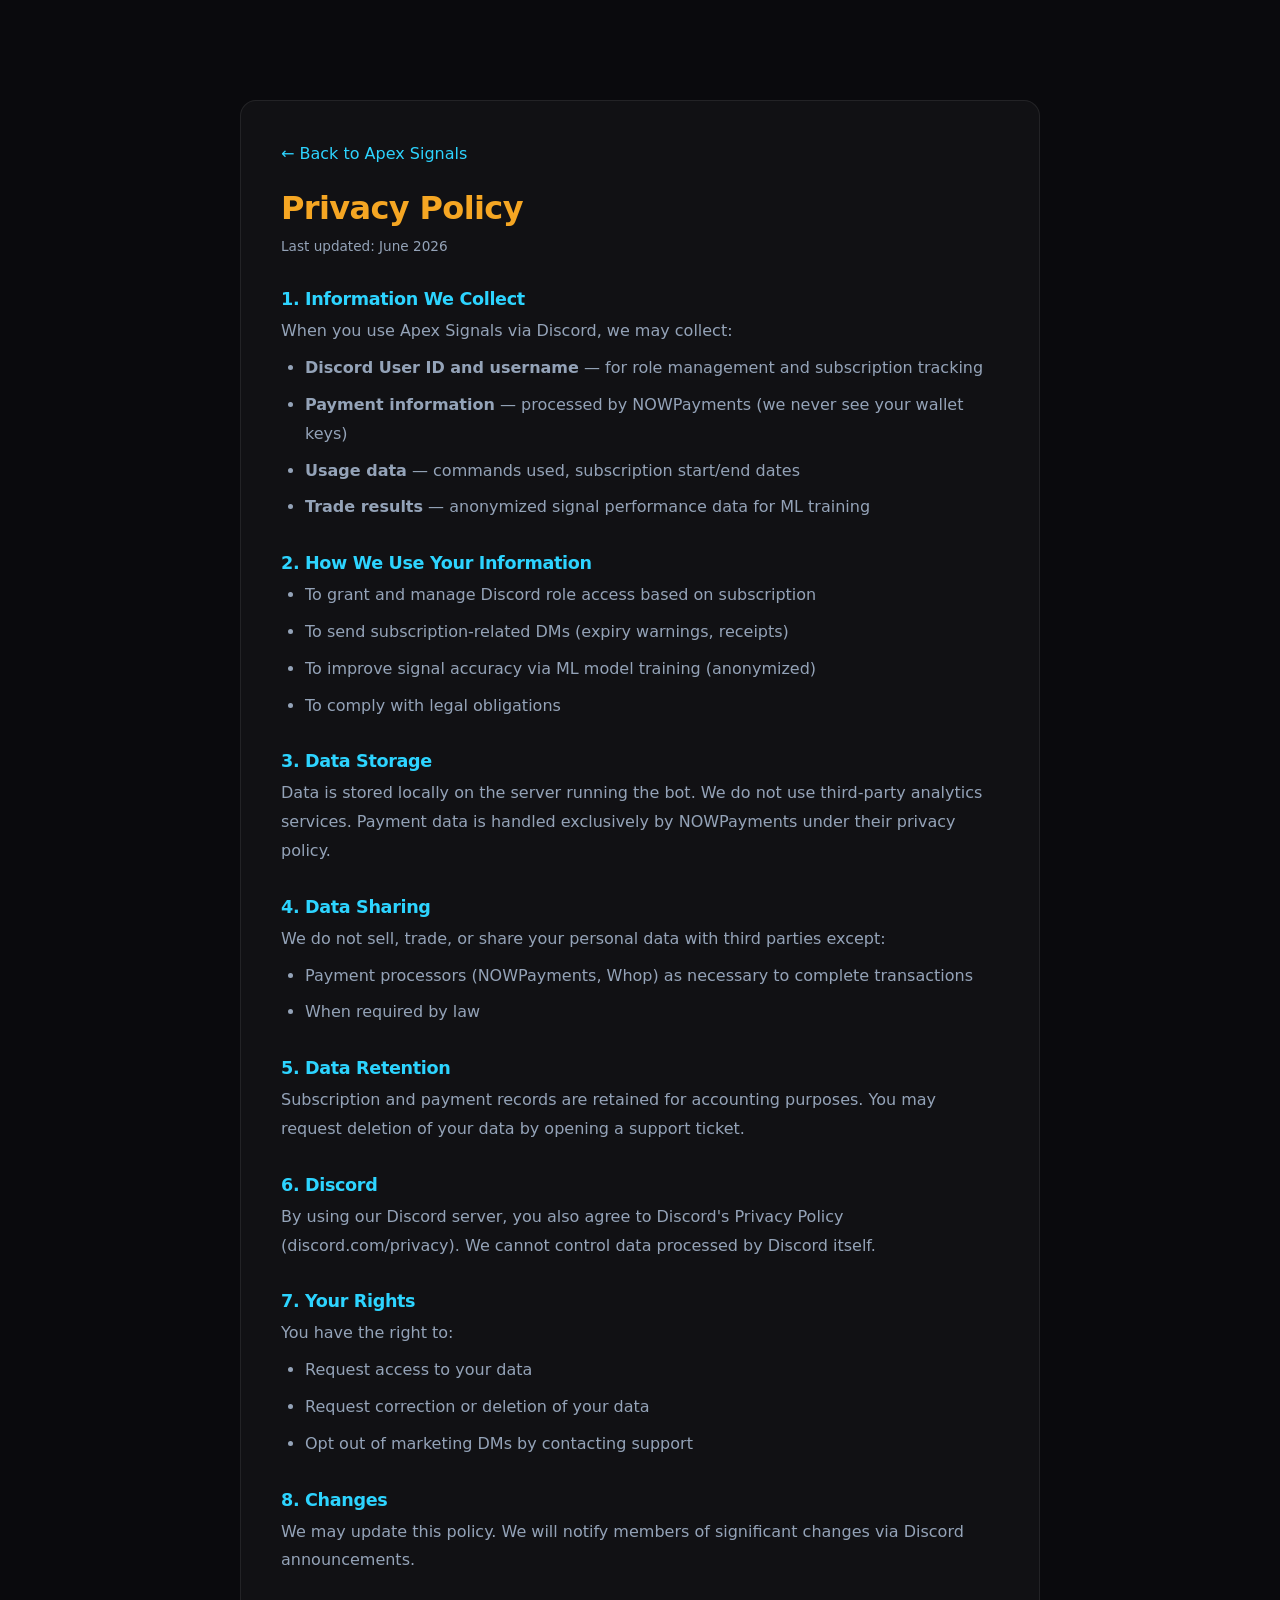
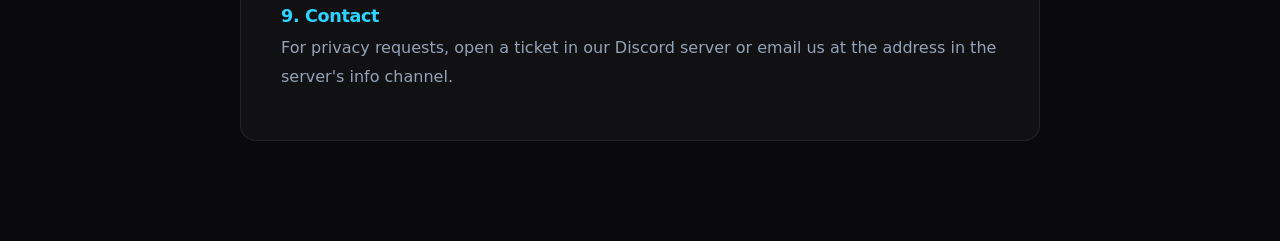
<file: privacy.html>
<!DOCTYPE html>
<html lang="en">
<head>
<meta charset="UTF-8">
<meta name="viewport" content="width=device-width, initial-scale=1.0">
<title>Privacy Policy — Apex Signals</title>
<link rel="stylesheet" href="style.css">
<style>
.legal-container { max-width: 800px; margin: 100px auto; padding: 40px; background: rgba(255,255,255,0.03); border-radius: 16px; border: 1px solid rgba(255,255,255,0.08); }
.legal-container h1 { color: #F5A623; margin-bottom: 8px; }
.legal-container h2 { color: #2DD4FF; margin-top: 32px; font-size: 1.1rem; }
.legal-container p, .legal-container li { color: #94A3B8; line-height: 1.8; margin: 8px 0; }
.legal-container ul { padding-left: 24px; }
.last-updated { color: #4B5563; font-size: 0.85rem; margin-bottom: 32px; }
.back-link { display: inline-block; margin-bottom: 24px; color: #2DD4FF; text-decoration: none; }
.back-link:hover { color: #F5A623; }
</style>
</head>
<body>
<div class="legal-container">
  <a href="index.html" class="back-link">← Back to Apex Signals</a>
  <h1>Privacy Policy</h1>
  <p class="last-updated">Last updated: June 2026</p>

  <h2>1. Information We Collect</h2>
  <p>When you use Apex Signals via Discord, we may collect:</p>
  <ul>
    <li><strong>Discord User ID and username</strong> — for role management and subscription tracking</li>
    <li><strong>Payment information</strong> — processed by NOWPayments (we never see your wallet keys)</li>
    <li><strong>Usage data</strong> — commands used, subscription start/end dates</li>
    <li><strong>Trade results</strong> — anonymized signal performance data for ML training</li>
  </ul>

  <h2>2. How We Use Your Information</h2>
  <ul>
    <li>To grant and manage Discord role access based on subscription</li>
    <li>To send subscription-related DMs (expiry warnings, receipts)</li>
    <li>To improve signal accuracy via ML model training (anonymized)</li>
    <li>To comply with legal obligations</li>
  </ul>

  <h2>3. Data Storage</h2>
  <p>Data is stored locally on the server running the bot. We do not use third-party analytics services. Payment data is handled exclusively by NOWPayments under their privacy policy.</p>

  <h2>4. Data Sharing</h2>
  <p>We do not sell, trade, or share your personal data with third parties except:</p>
  <ul>
    <li>Payment processors (NOWPayments, Whop) as necessary to complete transactions</li>
    <li>When required by law</li>
  </ul>

  <h2>5. Data Retention</h2>
  <p>Subscription and payment records are retained for accounting purposes. You may request deletion of your data by opening a support ticket.</p>

  <h2>6. Discord</h2>
  <p>By using our Discord server, you also agree to Discord's Privacy Policy (discord.com/privacy). We cannot control data processed by Discord itself.</p>

  <h2>7. Your Rights</h2>
  <p>You have the right to:</p>
  <ul>
    <li>Request access to your data</li>
    <li>Request correction or deletion of your data</li>
    <li>Opt out of marketing DMs by contacting support</li>
  </ul>

  <h2>8. Changes</h2>
  <p>We may update this policy. We will notify members of significant changes via Discord announcements.</p>

  <h2>9. Contact</h2>
  <p>For privacy requests, open a ticket in our Discord server or email us at the address in the server's info channel.</p>
</div>
</body>
</html>
</file>
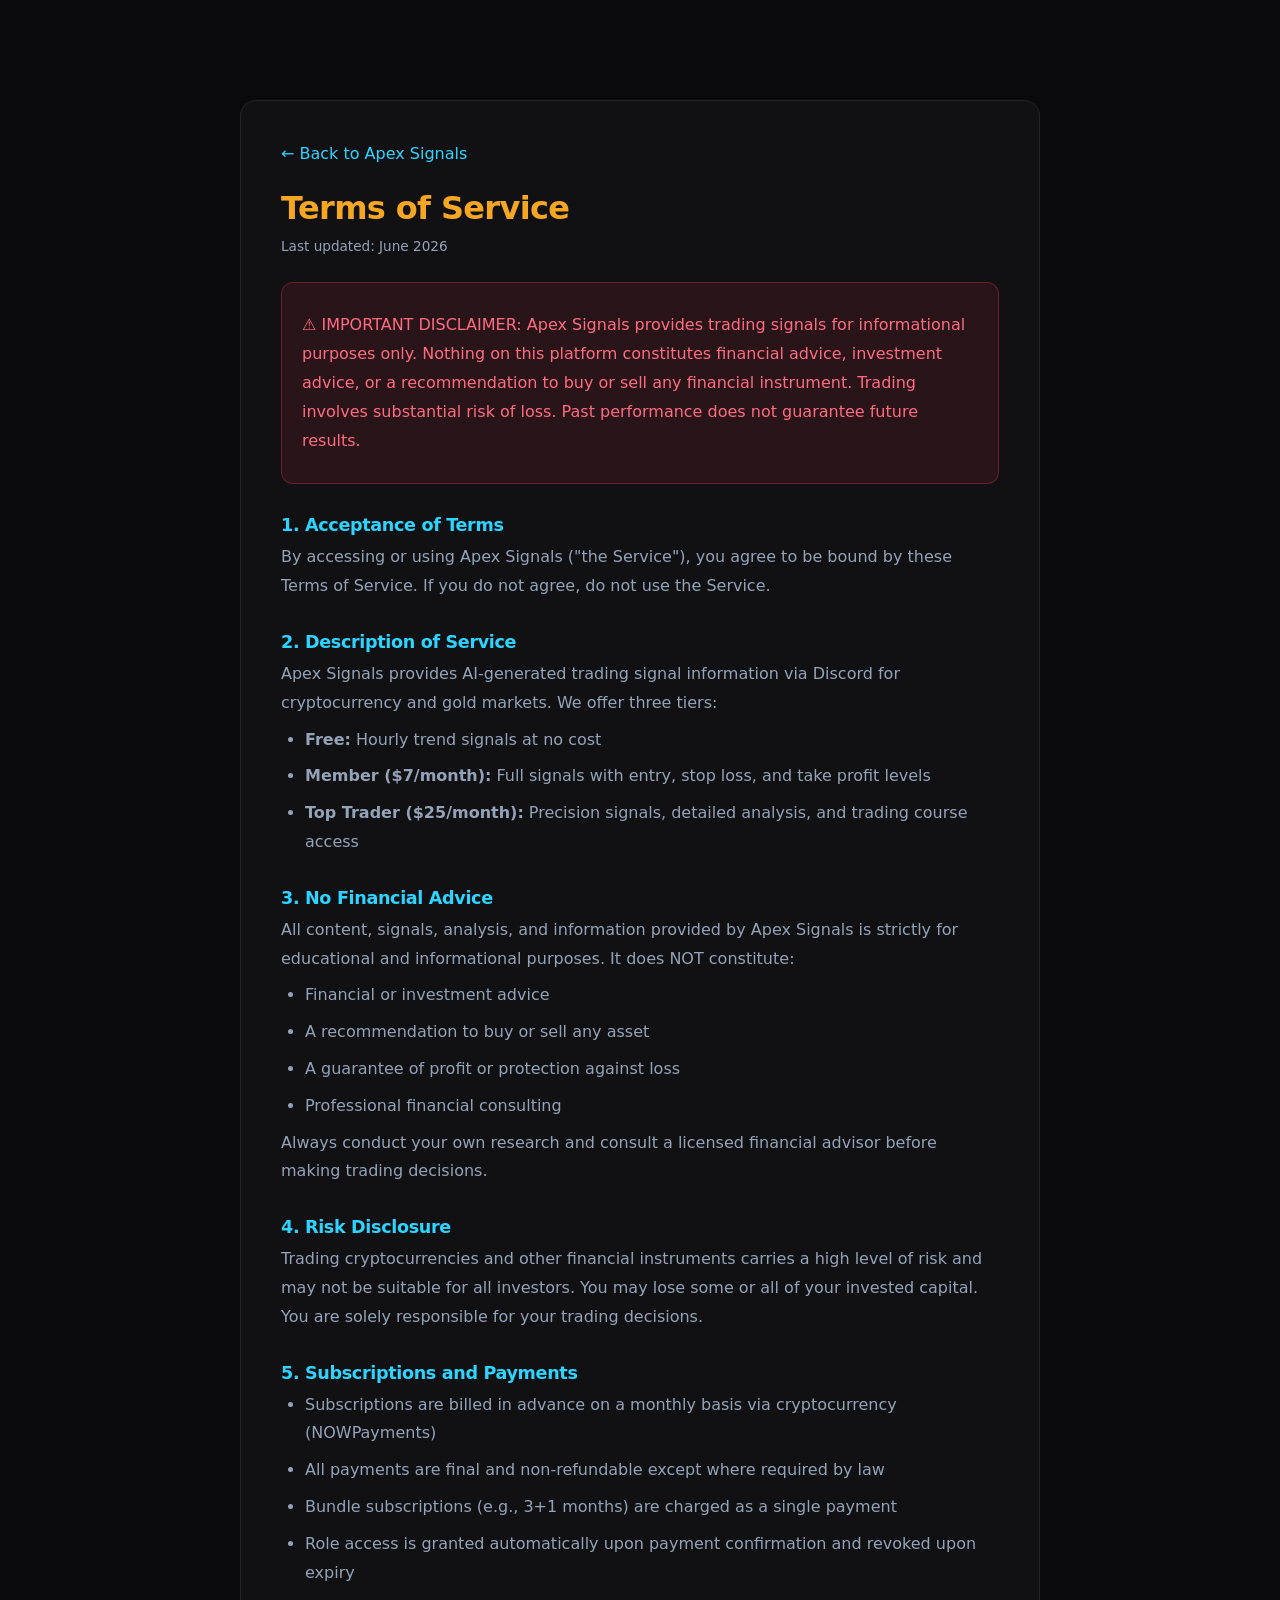
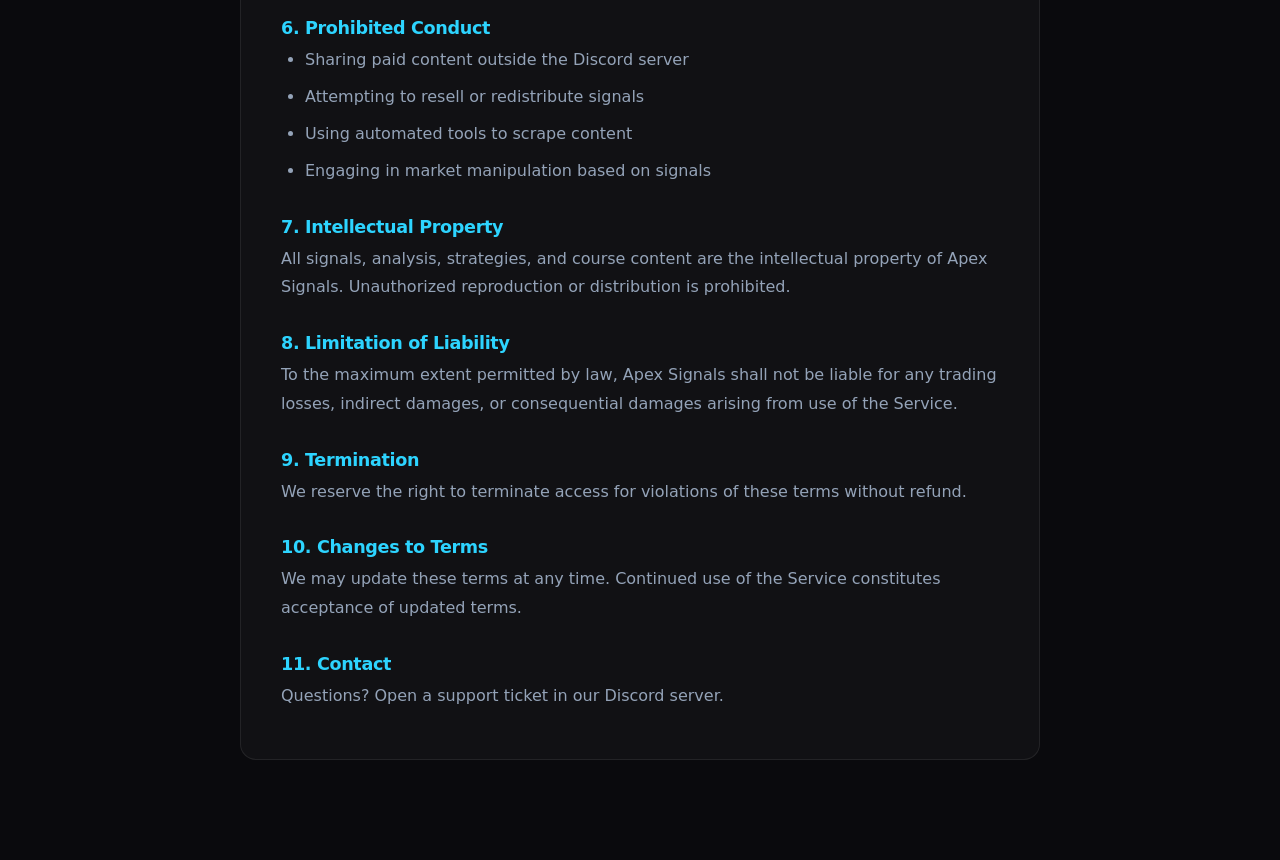
<file: tos.html>
<!DOCTYPE html>
<html lang="en">
<head>
<meta charset="UTF-8">
<meta name="viewport" content="width=device-width, initial-scale=1.0">
<title>Terms of Service — Apex Signals</title>
<link rel="stylesheet" href="style.css">
<style>
.legal-container { max-width: 800px; margin: 100px auto; padding: 40px; background: rgba(255,255,255,0.03); border-radius: 16px; border: 1px solid rgba(255,255,255,0.08); }
.legal-container h1 { color: #F5A623; margin-bottom: 8px; }
.legal-container h2 { color: #2DD4FF; margin-top: 32px; font-size: 1.1rem; }
.legal-container p, .legal-container li { color: #94A3B8; line-height: 1.8; margin: 8px 0; }
.legal-container ul { padding-left: 24px; }
.last-updated { color: #4B5563; font-size: 0.85rem; margin-bottom: 32px; }
.back-link { display: inline-block; margin-bottom: 24px; color: #2DD4FF; text-decoration: none; }
.back-link:hover { color: #F5A623; }
.disclaimer-box { background: rgba(255, 59, 85, 0.1); border: 1px solid rgba(255, 59, 85, 0.3); border-radius: 12px; padding: 20px; margin: 24px 0; }
.disclaimer-box p { color: #FF6B80; font-weight: 500; }
</style>
</head>
<body>
<div class="legal-container">
  <a href="index.html" class="back-link">← Back to Apex Signals</a>
  <h1>Terms of Service</h1>
  <p class="last-updated">Last updated: June 2026</p>

  <div class="disclaimer-box">
    <p>⚠️ IMPORTANT DISCLAIMER: Apex Signals provides trading signals for informational purposes only. Nothing on this platform constitutes financial advice, investment advice, or a recommendation to buy or sell any financial instrument. Trading involves substantial risk of loss. Past performance does not guarantee future results.</p>
  </div>

  <h2>1. Acceptance of Terms</h2>
  <p>By accessing or using Apex Signals ("the Service"), you agree to be bound by these Terms of Service. If you do not agree, do not use the Service.</p>

  <h2>2. Description of Service</h2>
  <p>Apex Signals provides AI-generated trading signal information via Discord for cryptocurrency and gold markets. We offer three tiers:</p>
  <ul>
    <li><strong>Free:</strong> Hourly trend signals at no cost</li>
    <li><strong>Member ($7/month):</strong> Full signals with entry, stop loss, and take profit levels</li>
    <li><strong>Top Trader ($25/month):</strong> Precision signals, detailed analysis, and trading course access</li>
  </ul>

  <h2>3. No Financial Advice</h2>
  <p>All content, signals, analysis, and information provided by Apex Signals is strictly for educational and informational purposes. It does NOT constitute:</p>
  <ul>
    <li>Financial or investment advice</li>
    <li>A recommendation to buy or sell any asset</li>
    <li>A guarantee of profit or protection against loss</li>
    <li>Professional financial consulting</li>
  </ul>
  <p>Always conduct your own research and consult a licensed financial advisor before making trading decisions.</p>

  <h2>4. Risk Disclosure</h2>
  <p>Trading cryptocurrencies and other financial instruments carries a high level of risk and may not be suitable for all investors. You may lose some or all of your invested capital. You are solely responsible for your trading decisions.</p>

  <h2>5. Subscriptions and Payments</h2>
  <ul>
    <li>Subscriptions are billed in advance on a monthly basis via cryptocurrency (NOWPayments)</li>
    <li>All payments are final and non-refundable except where required by law</li>
    <li>Bundle subscriptions (e.g., 3+1 months) are charged as a single payment</li>
    <li>Role access is granted automatically upon payment confirmation and revoked upon expiry</li>
  </ul>

  <h2>6. Prohibited Conduct</h2>
  <ul>
    <li>Sharing paid content outside the Discord server</li>
    <li>Attempting to resell or redistribute signals</li>
    <li>Using automated tools to scrape content</li>
    <li>Engaging in market manipulation based on signals</li>
  </ul>

  <h2>7. Intellectual Property</h2>
  <p>All signals, analysis, strategies, and course content are the intellectual property of Apex Signals. Unauthorized reproduction or distribution is prohibited.</p>

  <h2>8. Limitation of Liability</h2>
  <p>To the maximum extent permitted by law, Apex Signals shall not be liable for any trading losses, indirect damages, or consequential damages arising from use of the Service.</p>

  <h2>9. Termination</h2>
  <p>We reserve the right to terminate access for violations of these terms without refund.</p>

  <h2>10. Changes to Terms</h2>
  <p>We may update these terms at any time. Continued use of the Service constitutes acceptance of updated terms.</p>

  <h2>11. Contact</h2>
  <p>Questions? Open a support ticket in our Discord server.</p>
</div>
</body>
</html>
</file>
<file: style.css>
/* ============================================================
   TEAM VERBRENNER — Website Stylesheet
   Thema: Warum der Verbrennungsmotor die beste Motorform ist
   Dark, high-energy "heat" design. Responsiv (iPad + Handy).
   ============================================================ */

:root {
  --bg:        #0a0a0d;
  --bg-2:      #111117;
  --card:      #16161f;
  --card-2:    #1d1d29;
  --line:      #2a2a38;
  --text:      #f4f4f8;
  --muted:     #a7a7b8;
  --flame:     #ff5b1a;   /* orange */
  --flame-2:   #ff2e2e;   /* rot */
  --hot:       #ffb020;   /* gelb/heiss */
  --cool:      #2ec5ff;   /* fuer E-Auto Kontrast */
  --good:      #3ddc84;
  --bad:       #ff4d5e;
  --radius:    18px;
  --maxw:      1180px;
  --shadow:    0 20px 50px rgba(0,0,0,.45);
  --font: "Segoe UI", system-ui, -apple-system, Roboto, Helvetica, Arial, sans-serif;
}

* { box-sizing: border-box; margin: 0; padding: 0; }

html { scroll-behavior: smooth; -webkit-text-size-adjust: 100%; }

body {
  font-family: var(--font);
  background: var(--bg);
  color: var(--text);
  line-height: 1.65;
  overflow-x: hidden;
}

img, video, svg { max-width: 100%; display: block; }

a { color: inherit; text-decoration: none; }

section { position: relative; }

.wrap { width: 100%; max-width: var(--maxw); margin: 0 auto; padding: 0 22px; }

/* --------- Typo helpers --------- */
h1, h2, h3 { line-height: 1.08; font-weight: 800; letter-spacing: -.02em; }
.kicker {
  display: inline-block;
  font-size: .82rem;
  letter-spacing: .22em;
  text-transform: uppercase;
  color: var(--flame);
  font-weight: 700;
  margin-bottom: 14px;
}
.flame-text {
  background: linear-gradient(90deg, var(--hot), var(--flame), var(--flame-2));
  -webkit-background-clip: text;
  background-clip: text;
  color: transparent;
}

/* ============================================================
   NAVBAR
   ============================================================ */
.nav {
  position: fixed; top: 0; left: 0; right: 0; z-index: 100;
  display: flex; align-items: center; justify-content: space-between;
  padding: 14px 22px;
  background: rgba(10,10,13,.55);
  backdrop-filter: blur(14px);
  -webkit-backdrop-filter: blur(14px);
  border-bottom: 1px solid transparent;
  transition: background .3s, border-color .3s;
}
.nav.scrolled { background: rgba(10,10,13,.9); border-color: var(--line); }
.nav .brand { display: flex; align-items: center; gap: 10px; font-weight: 900; letter-spacing: .04em; }
.nav .brand .logo {
  width: 34px; height: 34px; border-radius: 9px;
  background: linear-gradient(135deg, var(--flame-2), var(--flame), var(--hot));
  display: grid; place-items: center; font-size: 1.1rem;
  box-shadow: 0 0 18px rgba(255,91,26,.6);
}
.nav .links { display: flex; gap: 6px; align-items: center; }
.nav .links a {
  padding: 8px 14px; border-radius: 10px; font-size: .93rem; color: var(--muted);
  font-weight: 600; transition: color .2s, background .2s;
}
.nav .links a:hover { color: var(--text); background: rgba(255,255,255,.06); }
.nav .burger {
  display: none; width: 44px; height: 44px; border-radius: 10px;
  background: rgba(255,255,255,.06); border: 1px solid var(--line);
  color: var(--text); font-size: 1.3rem; cursor: pointer;
}

/* ============================================================
   HERO mit Video
   ============================================================ */
.hero {
  min-height: 100vh;
  min-height: 100svh;
  display: grid; place-items: center;
  text-align: center;
  overflow: hidden;
  padding: 120px 20px 80px;
}
.hero__media {
  position: absolute; inset: 0; z-index: 0;
}
.hero__media video, .hero__media .video-fallback {
  position: absolute; inset: 0;
  width: 100%; height: 100%; object-fit: cover;
}
/* Animierter Fallback-Hintergrund falls (noch) kein Video da ist */
.video-fallback {
  background:
    radial-gradient(1200px 600px at 70% -10%, rgba(255,91,26,.35), transparent 60%),
    radial-gradient(900px 500px at 10% 110%, rgba(255,46,46,.28), transparent 60%),
    linear-gradient(160deg, #16100c, #0a0a0d 60%);
}
.hero__overlay {
  position: absolute; inset: 0; z-index: 1;
  background: linear-gradient(180deg, rgba(10,10,13,.55), rgba(10,10,13,.35) 40%, rgba(10,10,13,.92));
}
.hero__content { position: relative; z-index: 2; max-width: 940px; }
.hero h1 {
  font-size: clamp(2.4rem, 7vw, 5.4rem);
  text-shadow: 0 6px 40px rgba(0,0,0,.6);
}
.hero p.lead {
  font-size: clamp(1.05rem, 2.4vw, 1.45rem);
  color: #e8e8f0; margin: 20px auto 34px; max-width: 640px;
}
.hero__badges { display: flex; gap: 10px; justify-content: center; flex-wrap: wrap; margin-bottom: 30px; }
.badge {
  font-size: .8rem; font-weight: 700; letter-spacing: .05em;
  padding: 7px 14px; border-radius: 999px;
  background: rgba(255,255,255,.08); border: 1px solid rgba(255,255,255,.16);
}

/* Buttons */
.btn {
  display: inline-flex; align-items: center; gap: 10px;
  padding: 15px 26px; border-radius: 14px; font-weight: 800; font-size: 1rem;
  cursor: pointer; border: none; transition: transform .15s, box-shadow .25s, background .2s;
  font-family: inherit;
}
.btn:active { transform: translateY(1px) scale(.99); }
.btn--flame {
  background: linear-gradient(135deg, var(--flame-2), var(--flame), var(--hot));
  color: #1a0d05; box-shadow: 0 12px 34px rgba(255,91,26,.45);
}
.btn--flame:hover { box-shadow: 0 16px 44px rgba(255,91,26,.65); transform: translateY(-2px); }
.btn--ghost {
  background: rgba(255,255,255,.07); color: var(--text);
  border: 1px solid rgba(255,255,255,.22);
}
.btn--ghost:hover { background: rgba(255,255,255,.14); }
.hero__cta { display: flex; gap: 14px; justify-content: center; flex-wrap: wrap; }

.scroll-hint {
  position: absolute; bottom: 26px; left: 50%; transform: translateX(-50%);
  z-index: 2; color: var(--muted); font-size: .8rem; letter-spacing: .2em; text-transform: uppercase;
  display: flex; flex-direction: column; align-items: center; gap: 8px;
}
.scroll-hint .mouse {
  width: 26px; height: 42px; border: 2px solid var(--muted); border-radius: 14px; position: relative;
}
.scroll-hint .mouse::after {
  content: ""; position: absolute; top: 7px; left: 50%; transform: translateX(-50%);
  width: 4px; height: 8px; background: var(--flame); border-radius: 3px;
  animation: scrollwheel 1.6s infinite;
}
@keyframes scrollwheel { 0%{opacity:1; top:7px} 70%{opacity:0; top:20px} 100%{opacity:0} }

/* ============================================================
   Allgemeine Section-Struktur
   ============================================================ */
.section { padding: 96px 0; }
.section--alt { background: linear-gradient(180deg, var(--bg-2), var(--bg)); }
.section__head { max-width: 760px; margin: 0 auto 54px; text-align: center; }
.section__head h2 { font-size: clamp(1.9rem, 4.5vw, 3.1rem); }
.section__head p { color: var(--muted); font-size: 1.08rem; margin-top: 14px; }

/* Reveal-on-scroll */
.reveal { opacity: 0; transform: translateY(34px); transition: opacity .7s ease, transform .7s ease; }
.reveal.in { opacity: 1; transform: none; }

/* ============================================================
   GRUNDAUFBAU — interaktiver Motor
   ============================================================ */
.engine-layout { display: grid; grid-template-columns: 1.15fr .85fr; gap: 40px; align-items: center; }
.engine-stage {
  background: radial-gradient(600px 400px at 50% 20%, rgba(255,91,26,.12), transparent 70%), var(--card);
  border: 1px solid var(--line); border-radius: var(--radius); padding: 20px; box-shadow: var(--shadow);
}
.parts-list { display: flex; flex-direction: column; gap: 10px; }
.part {
  display: flex; gap: 14px; align-items: flex-start;
  padding: 14px 16px; border-radius: 14px; background: var(--card);
  border: 1px solid var(--line); cursor: pointer; transition: border-color .2s, background .2s, transform .15s;
}
.part:hover, .part.active { border-color: var(--flame); background: var(--card-2); transform: translateX(4px); }
.part .num {
  flex: 0 0 30px; height: 30px; border-radius: 8px; display: grid; place-items: center;
  background: linear-gradient(135deg, var(--flame-2), var(--hot)); color: #1a0d05; font-weight: 900;
}
.part h4 { font-size: 1.02rem; }
.part p { color: var(--muted); font-size: .92rem; margin-top: 2px; }

/* SVG Motor Teile Highlight */
.svg-part { transition: opacity .25s, filter .25s; }
.svg-part.dim { opacity: .25; }
.svg-part.hi { filter: drop-shadow(0 0 10px var(--flame)); }

/* ============================================================
   FUNKTION — 4 Takte
   ============================================================ */
.strokes { display: grid; grid-template-columns: repeat(4, 1fr); gap: 18px; margin-top: 30px; }
.stroke {
  background: var(--card); border: 1px solid var(--line); border-radius: var(--radius);
  padding: 22px; text-align: center; position: relative; overflow: hidden;
}
.stroke .step {
  position: absolute; top: 12px; right: 14px; font-size: 3rem; font-weight: 900;
  color: rgba(255,255,255,.05);
}
.stroke .icon { font-size: 2.2rem; margin-bottom: 10px; }
.stroke h4 { font-size: 1.15rem; margin-bottom: 8px; }
.stroke p { color: var(--muted); font-size: .93rem; }
.stroke:nth-child(1) { border-top: 3px solid var(--cool); }
.stroke:nth-child(2) { border-top: 3px solid var(--hot); }
.stroke:nth-child(3) { border-top: 3px solid var(--flame-2); }
.stroke:nth-child(4) { border-top: 3px solid var(--muted); }

.engine-anim-wrap { display: grid; place-items: center; margin-top: 10px; }
.anim-controls { display: flex; gap: 12px; justify-content: center; margin-top: 24px; flex-wrap: wrap; }

/* ============================================================
   VORTEILE — Karten mit Zahlen
   ============================================================ */
.cards { display: grid; grid-template-columns: repeat(3, 1fr); gap: 20px; }
.card {
  background: var(--card); border: 1px solid var(--line); border-radius: var(--radius);
  padding: 26px; transition: transform .2s, border-color .2s, box-shadow .2s;
}
.card:hover { transform: translateY(-6px); border-color: var(--flame); box-shadow: var(--shadow); }
.card .card__icon {
  width: 54px; height: 54px; border-radius: 13px; display: grid; place-items: center; font-size: 1.6rem;
  background: linear-gradient(135deg, rgba(255,91,26,.22), rgba(255,46,46,.12));
  border: 1px solid rgba(255,91,26,.35); margin-bottom: 16px;
}
.card h3 { font-size: 1.25rem; margin-bottom: 8px; }
.card p { color: var(--muted); font-size: .96rem; }
.stat { font-size: 2.4rem; font-weight: 900; }
.stat .unit { font-size: 1.1rem; color: var(--muted); font-weight: 700; }

/* ============================================================
   VERGLEICH — Tabelle
   ============================================================ */
.compare-scroll { overflow-x: auto; border-radius: var(--radius); border: 1px solid var(--line); }
table.compare { width: 100%; border-collapse: collapse; min-width: 640px; background: var(--card); }
table.compare th, table.compare td { padding: 16px 18px; text-align: left; border-bottom: 1px solid var(--line); }
table.compare thead th { font-size: 1rem; background: var(--card-2); }
table.compare thead th.win { color: var(--flame); }
table.compare tbody td:first-child { color: var(--muted); font-weight: 600; }
table.compare .yes { color: var(--good); font-weight: 800; }
table.compare .no { color: var(--bad); font-weight: 800; }
table.compare .mid { color: var(--hot); font-weight: 800; }
.col-win { background: rgba(255,91,26,.06); }

.versus { display: grid; grid-template-columns: repeat(3,1fr); gap: 18px; margin-top: 28px; }
.vs-card { background: var(--card); border: 1px solid var(--line); border-radius: var(--radius); padding: 24px; }
.vs-card h3 { display: flex; align-items: center; gap: 10px; font-size: 1.3rem; margin-bottom: 12px; }
.vs-card ul { list-style: none; display: flex; flex-direction: column; gap: 8px; }
.vs-card li { font-size: .95rem; color: var(--muted); display: flex; gap: 8px; }
.vs-card li::before { content: "›"; color: var(--flame); font-weight: 900; }
.vs-card.win { border-color: var(--flame); box-shadow: 0 0 0 1px var(--flame), var(--shadow); }
.vs-card.win h3 { color: var(--flame); }

/* ============================================================
   GALERIE / VIDEO Uploads
   ============================================================ */
.gallery { display: grid; grid-template-columns: repeat(3, 1fr); gap: 16px; }
.photo {
  aspect-ratio: 4/3; border-radius: var(--radius); overflow: hidden; position: relative;
  background: linear-gradient(135deg, var(--card-2), var(--card));
  border: 1px dashed var(--line); display: grid; place-items: center; text-align: center; color: var(--muted);
}
.photo img { width: 100%; height: 100%; object-fit: cover; }
.photo .ph-hint { padding: 20px; font-size: .9rem; }
.photo .ph-hint b { color: var(--text); display: block; margin-bottom: 4px; }
.photo.illus { border-style: solid; }
.photo.illus svg { width: 100%; height: 100%; object-fit: cover; }
.photo .caption {
  position: absolute; left: 0; right: 0; bottom: 0; z-index: 2;
  padding: 10px 14px; font-size: .85rem; font-weight: 700; color: #fff;
  background: linear-gradient(0deg, rgba(0,0,0,.75), transparent);
}

/* Rad-Drehung, Speed-Lines, Rauch */
.wheel { transform-box: fill-box; transform-origin: center; animation: spin360 .7s linear infinite; }
@keyframes spin360 { to { transform: rotate(360deg); } }
.speed { animation: dash 0.6s linear infinite; }
@keyframes dash { from { transform: translateX(0); opacity:.8 } to { transform: translateX(70px); opacity:0 } }
.smoke { transform-box: fill-box; transform-origin: center; animation: puff 2.2s ease-out infinite; }
@keyframes puff { 0%{transform:translate(0,0) scale(.6);opacity:.6} 100%{transform:translate(28px,-26px) scale(1.6);opacity:0} }
.piston-move { animation: pistUpDown 0.9s ease-in-out infinite; }
@keyframes pistUpDown { 0%,100%{transform:translateY(0)} 50%{transform:translateY(26px)} }
.needle { transform-box: fill-box; transform-origin: bottom center; animation: rev-needle 2.4s ease-in-out infinite; }
@keyframes rev-needle { 0%{transform:rotate(-80deg)} 45%{transform:rotate(75deg)} 55%{transform:rotate(75deg)} 100%{transform:rotate(-80deg)} }
.flicker { animation: flicker 1.4s ease-in-out infinite; }
@keyframes flicker { 0%,100%{opacity:.9} 50%{opacity:.35} }

/* Funken im Hero */
.embers { position: absolute; inset: 0; overflow: hidden; }
.ember {
  position: absolute; bottom: -10px; width: 6px; height: 6px; border-radius: 50%;
  background: radial-gradient(circle, #ffd27a, #ff5b1a); filter: blur(.5px); opacity: .8;
  animation: rise linear infinite;
}
@keyframes rise { 0%{transform:translateY(0) scale(1);opacity:0} 10%{opacity:.9} 100%{transform:translateY(-104vh) scale(.4);opacity:0} }

/* Racing-Trenner */
.divider { height: 6px; width: 100%; overflow: hidden; position: relative; background: var(--card); }
.divider::before {
  content: ""; position: absolute; inset: 0;
  background: repeating-linear-gradient(90deg, var(--flame) 0 24px, transparent 24px 48px);
  animation: race 1s linear infinite;
}
@keyframes race { to { transform: translateX(48px); } }

/* Tacho-Box */
.tacho-wrap { display: grid; place-items: center; margin-top: 30px; }

.video-block {
  margin-top: 34px; border-radius: var(--radius); overflow: hidden; border: 1px solid var(--line);
  background: #000; position: relative; aspect-ratio: 16/9;
}
.video-block video { width: 100%; height: 100%; object-fit: contain; background: #000; }
.video-placeholder {
  position: absolute; inset: 0; display: grid; place-items: center; text-align: center;
  background:
    radial-gradient(600px 300px at 50% 30%, rgba(255,91,26,.2), transparent 70%),
    linear-gradient(160deg, #16100c, #0a0a0d);
  color: var(--muted); padding: 20px;
}
.video-placeholder .big { font-size: 3rem; margin-bottom: 10px; }

/* ============================================================
   FUN FACTS
   ============================================================ */
.facts { display: grid; grid-template-columns: repeat(2,1fr); gap: 18px; }
.fact { display: flex; gap: 16px; padding: 22px; background: var(--card); border: 1px solid var(--line); border-radius: var(--radius); }
.fact .emoji { font-size: 2rem; flex: 0 0 auto; }
.fact h4 { margin-bottom: 4px; }
.fact p { color: var(--muted); font-size: .95rem; }

/* ============================================================
   TEAM / FOOTER
   ============================================================ */
.footer { padding: 70px 0 40px; border-top: 1px solid var(--line); background: var(--bg-2); text-align: center; }
.footer .brand-big { font-size: clamp(1.8rem,5vw,3rem); font-weight: 900; margin-bottom: 10px; }
.footer p { color: var(--muted); max-width: 560px; margin: 0 auto 8px; }
.footer .disclaimer { font-size: .8rem; margin-top: 24px; opacity: .7; }
.team-row { display: flex; gap: 14px; justify-content: center; flex-wrap: wrap; margin: 24px 0; }
.team-chip { padding: 10px 18px; border-radius: 999px; background: var(--card); border: 1px solid var(--line); font-weight: 700; }

/* ============================================================
   SOUND indicator
   ============================================================ */
.sound-wave { display: inline-flex; gap: 3px; align-items: flex-end; height: 18px; }
.sound-wave span { width: 3px; background: currentColor; border-radius: 2px; height: 5px; }
.sound-wave.on span { animation: sw .6s infinite ease-in-out; }
.sound-wave span:nth-child(2){ animation-delay:.1s } .sound-wave span:nth-child(3){ animation-delay:.2s }
.sound-wave span:nth-child(4){ animation-delay:.3s } .sound-wave span:nth-child(5){ animation-delay:.15s }
@keyframes sw { 0%,100%{height:5px} 50%{height:18px} }

/* ============================================================
   RESPONSIV — iPad & Handy
   ============================================================ */
@media (max-width: 960px) {
  .nav .links { display: none; }
  .nav .links.open {
    display: flex; flex-direction: column; position: absolute; top: 68px; right: 14px; left: 14px;
    background: rgba(16,16,22,.98); border: 1px solid var(--line); border-radius: 16px; padding: 12px;
  }
  .nav .links.open a { padding: 12px; }
  .nav .burger { display: block; }
  .engine-layout { grid-template-columns: 1fr; }
  .strokes { grid-template-columns: repeat(2, 1fr); }
  .cards { grid-template-columns: repeat(2, 1fr); }
  .versus { grid-template-columns: 1fr; }
  .gallery { grid-template-columns: repeat(2, 1fr); }
  .facts { grid-template-columns: 1fr; }
}
@media (max-width: 560px) {
  .section { padding: 70px 0; }
  .strokes { grid-template-columns: 1fr; }
  .cards { grid-template-columns: 1fr; }
  .gallery { grid-template-columns: 1fr; }
  .hero__cta { flex-direction: column; }
  .btn { width: 100%; justify-content: center; }
}

@media (prefers-reduced-motion: reduce) {
  * { animation: none !important; scroll-behavior: auto; }
  .reveal { opacity: 1; transform: none; }
}

/* ============================================================
   NEUE KOMPONENTEN (v2): Progress, Vorlesen, Timeline, Fotos
   ============================================================ */

/* Scroll-Fortschrittsbalken */
.progress {
  position: fixed; top: 0; left: 0; height: 4px; width: 0%;
  z-index: 200; background: linear-gradient(90deg, var(--hot), var(--flame), var(--flame-2));
  box-shadow: 0 0 12px rgba(255,91,26,.7); transition: width .1s linear;
}

/* Vorlese-Knöpfe */
.speak-btn.speaking {
  background: linear-gradient(135deg, var(--flame-2), var(--flame), var(--hot));
  color: #1a0d05; border-color: transparent;
}

/* Echte Fotos in der Galerie */
.photo { margin: 0; }
.photo img { width: 100%; height: 100%; object-fit: cover; transition: transform .5s ease; }
.photo:hover img { transform: scale(1.08); }

/* Timeline */
.timeline { position: relative; max-width: 780px; margin: 0 auto; padding-left: 8px; }
.timeline::before {
  content: ""; position: absolute; left: 21px; top: 8px; bottom: 8px; width: 3px;
  background: linear-gradient(180deg, var(--flame), rgba(255,91,26,.15));
}
.tl-item { position: relative; padding: 0 0 26px 60px; }
.tl-dot {
  position: absolute; left: 12px; top: 6px; width: 22px; height: 22px; border-radius: 50%;
  background: var(--flame); box-shadow: 0 0 0 5px rgba(255,91,26,.18); z-index: 1;
}
.tl-card { background: var(--card); border: 1px solid var(--line); border-radius: 14px; padding: 18px 20px; transition: border-color .2s, transform .2s; }
.tl-card:hover { border-color: var(--flame); transform: translateX(4px); }
.tl-year { font-size: 1.4rem; font-weight: 900; color: var(--flame); line-height: 1; margin-bottom: 6px; }
.tl-card h4 { font-size: 1.1rem; margin-bottom: 4px; }
.tl-card p { color: var(--muted); font-size: .95rem; }

/* Guided 4-Takt: aktiver Takt */
.stroke.active-stroke {
  border-color: var(--flame);
  box-shadow: 0 0 0 2px var(--flame), 0 12px 30px rgba(255,91,26,.35);
  transform: translateY(-6px);
}
.stroke { transition: transform .3s, box-shadow .3s, border-color .3s; }

/* Zurück-nach-oben-Knopf */
.to-top {
  position: fixed; right: 18px; bottom: 18px; z-index: 90;
  width: 50px; height: 50px; border-radius: 50%; border: none; cursor: pointer;
  background: linear-gradient(135deg, var(--flame-2), var(--hot)); color: #1a0d05;
  font-size: 1.3rem; font-weight: 900; box-shadow: var(--shadow);
  opacity: 0; transform: translateY(20px) scale(.8); pointer-events: none; transition: .25s;
}
.to-top.show { opacity: 1; transform: none; pointer-events: auto; }

/* ============================================================
   v3 — "10× KRASSER": Glow, Partikel, Puls, Reveals
   ============================================================ */

/* Funken-Canvas im Hero */
canvas#sparks {
  position: absolute; inset: 0; width: 100%; height: 100%;
  z-index: 1; pointer-events: none;
}

/* Wandernde Hitze-Glut hinter dem Hero */
.video-fallback::before {
  content: ""; position: absolute; inset: -20%;
  background:
    radial-gradient(400px 300px at 20% 30%, rgba(255,91,26,.35), transparent 60%),
    radial-gradient(500px 360px at 80% 70%, rgba(255,46,46,.30), transparent 60%),
    radial-gradient(400px 300px at 60% 20%, rgba(255,176,32,.25), transparent 60%);
  animation: heatMove 14s ease-in-out infinite alternate;
  filter: blur(20px);
}
@keyframes heatMove {
  0%   { transform: translate(0,0) scale(1); }
  50%  { transform: translate(4%, -3%) scale(1.15); }
  100% { transform: translate(-4%, 3%) scale(1.05); }
}

/* Flammen-Text: fließender Verlauf + Glühen */
.flame-text {
  background-size: 220% auto;
  animation: flameShift 3s linear infinite;
  filter: drop-shadow(0 0 22px rgba(255,91,26,.45));
}
@keyframes flameShift { 0% { background-position: 0% 50%; } 100% { background-position: 220% 50%; } }

/* Hero-Titel: dramatischer Auftritt + Dauerglühen */
.hero h1 { animation: titleIn 1.1s cubic-bezier(.2,.8,.2,1) both, titleGlow 3.5s ease-in-out 1.1s infinite; }
@keyframes titleIn {
  0% { opacity: 0; transform: translateY(46px) scale(.88); filter: blur(14px); }
  100% { opacity: 1; transform: none; filter: none; }
}
@keyframes titleGlow {
  0%,100% { text-shadow: 0 6px 40px rgba(0,0,0,.6); }
  50% { text-shadow: 0 6px 40px rgba(0,0,0,.6), 0 0 60px rgba(255,91,26,.5); }
}
.hero p.lead { animation: fadeUp 1s ease .3s both; }
.hero__badges { animation: fadeUp 1s ease .15s both; }
.hero__cta { animation: fadeUp 1s ease .45s both; }
@keyframes fadeUp { 0% { opacity: 0; transform: translateY(24px); } 100% { opacity: 1; transform: none; } }

/* Flammen-Buttons pulsieren */
.btn--flame { animation: btnPulse 2.2s ease-in-out infinite; }
@keyframes btnPulse {
  0%,100% { box-shadow: 0 12px 34px rgba(255,91,26,.45); }
  50%     { box-shadow: 0 14px 50px rgba(255,91,26,.9), 0 0 24px rgba(255,176,32,.6); }
}

/* Ton-Knopf hervorheben */
#videoSound { animation: soundNudge 1.8s ease-in-out infinite; }
@keyframes soundNudge {
  0%,100% { box-shadow: 0 0 0 0 rgba(255,91,26,.55); }
  50%     { box-shadow: 0 0 0 10px rgba(255,91,26,0); }
}

/* Nav-Logo pulsiert */
.nav .brand .logo { animation: logoPulse 2.6s ease-in-out infinite; }
@keyframes logoPulse {
  0%,100% { box-shadow: 0 0 18px rgba(255,91,26,.6); }
  50%     { box-shadow: 0 0 34px rgba(255,91,26,1); transform: rotate(-4deg); }
}

/* Überschriften-Glühen */
.section__head h2 { text-shadow: 0 0 34px rgba(255,91,26,.18); }
.kicker { text-shadow: 0 0 16px rgba(255,91,26,.5); }

/* Reveal: dramatischer (Scale + Blur) */
.reveal {
  transform: translateY(48px) scale(.955); filter: blur(6px);
  transition: opacity .8s ease, transform .8s cubic-bezier(.2,.8,.2,1), filter .8s ease;
}
.reveal.in { opacity: 1; transform: none; filter: none; }

/* Karten: stärkeres Anheben + Glühen + leichte Neigung */
.card { transition: transform .25s cubic-bezier(.2,.8,.2,1), border-color .25s, box-shadow .25s; }
.card:hover {
  transform: translateY(-10px) scale(1.02);
  box-shadow: 0 26px 60px rgba(255,91,26,.4), 0 0 0 1px var(--flame);
}
.card__icon { transition: transform .3s; }
.card:hover .card__icon { transform: scale(1.15) rotate(-6deg); }

/* Vorteils-Zahlen glühen */
.stat { text-shadow: 0 0 26px rgba(255,91,26,.4); }

/* Galerie-Fotos: Glüh-Rahmen beim Hover */
.photo { position: relative; }
.photo::after {
  content: ""; position: absolute; inset: 0; border-radius: inherit; pointer-events: none;
  box-shadow: inset 0 0 0 0 transparent; transition: box-shadow .3s;
}
.photo:hover::after { box-shadow: inset 0 0 0 3px var(--flame), 0 0 34px rgba(255,91,26,.5); }

/* Timeline-Punkte pulsieren */
.tl-dot { animation: dotPulse 2.2s ease-in-out infinite; }
@keyframes dotPulse {
  0%,100% { box-shadow: 0 0 0 5px rgba(255,91,26,.18); }
  50%     { box-shadow: 0 0 0 8px rgba(255,91,26,.06), 0 0 22px rgba(255,91,26,.8); }
}

/* Vergleichs-Gewinnerspalte glüht sanft */
.col-win { box-shadow: inset 0 0 30px rgba(255,91,26,.08); }

/* Stroke-Karten: kleiner Schwebeeffekt */
.stroke { transition: transform .3s, box-shadow .3s, border-color .3s; }
.stroke:hover { transform: translateY(-6px); box-shadow: 0 16px 40px rgba(0,0,0,.4); }

/* Divider heller/breiter */
.divider { height: 8px; }

/* Zukunfts-Banner (grüner Öko-Akzent) */
.future-banner {
  display: flex; align-items: center; gap: 26px; margin-top: 34px;
  padding: 28px 32px; border-radius: var(--radius);
  background: linear-gradient(135deg, rgba(61,220,132,.14), rgba(255,91,26,.10));
  border: 1px solid rgba(61,220,132,.4);
  box-shadow: 0 0 40px rgba(61,220,132,.12);
}
.future-banner .fb-big {
  font-size: clamp(2.6rem, 7vw, 4rem); font-weight: 900; color: var(--good); line-height: 1;
  font-variant-numeric: tabular-nums; text-shadow: 0 0 30px rgba(61,220,132,.45); white-space: nowrap;
}
.future-banner .fb-text { color: var(--muted); font-size: 1.06rem; }
@media (max-width: 560px) { .future-banner { flex-direction: column; text-align: center; gap: 12px; } }

/* ============================================================
   v4 — Logo, Rotator, interaktiver Builder, Politur
   ============================================================ */

/* Nav-Logo (SVG) & Markenname */
.nav .brand .logo svg { display: block; }
.nav .brand .brand-name { line-height: 1; }

/* Animierte Unterstreichung der Nav-Links */
.nav .links a { position: relative; }
.nav .links a::after {
  content: ""; position: absolute; left: 14px; right: 14px; bottom: 5px; height: 2px;
  background: linear-gradient(90deg, var(--flame), var(--hot));
  transform: scaleX(0); transform-origin: left; transition: transform .25s; border-radius: 2px;
}
.nav .links a:hover::after { transform: scaleX(1); }

/* Rotierendes Wort im Hero */
.rotator { font-size: clamp(1rem, 2.4vw, 1.35rem); font-weight: 800; color: #fff; margin-top: 12px; }
.rotator .rot { color: var(--hot); display: inline-block; min-width: 9ch; text-shadow: 0 0 20px rgba(255,176,32,.6); }
.rot.swap { animation: rotSwap .5s ease; }
@keyframes rotSwap { 0% { opacity: 0; transform: translateY(10px); } 100% { opacity: 1; transform: none; } }

/* Interaktiver Builder */
.builder { display: grid; grid-template-columns: 280px 1fr; gap: 22px; align-items: stretch; }
.builder-choices { display: flex; flex-direction: column; gap: 14px; }
.choice {
  display: flex; align-items: center; gap: 14px; padding: 18px 20px; cursor: pointer;
  background: var(--card); border: 1px solid var(--line); border-radius: 16px; color: var(--text);
  font-family: inherit; font-size: 1.1rem; font-weight: 800; text-align: left; transition: transform .2s, border-color .2s, background .2s, box-shadow .2s;
}
.choice .c-emo { font-size: 1.6rem; }
.choice:hover { border-color: var(--flame); transform: translateX(4px); }
.choice.active {
  border-color: transparent; color: #1a0d05;
  background: linear-gradient(135deg, var(--flame-2), var(--flame), var(--hot));
  box-shadow: 0 12px 34px rgba(255,91,26,.4);
}
.builder-result {
  background: radial-gradient(500px 300px at 80% 0, rgba(255,91,26,.12), transparent 60%), var(--card);
  border: 1px solid var(--line); border-radius: 18px; padding: 28px; box-shadow: var(--shadow);
}
.br-pop { animation: brPop .45s cubic-bezier(.2,.9,.3,1.2); }
@keyframes brPop { 0% { opacity: 0; transform: translateY(14px) scale(.98); } 100% { opacity: 1; transform: none; } }
.br-head { display: flex; align-items: center; gap: 16px; margin-bottom: 20px; }
.br-head .br-icon { font-size: 2.6rem; }
.br-head h3 { font-size: 1.5rem; }
.br-head p { color: var(--muted); font-size: .95rem; }
.br-stats { display: grid; grid-template-columns: repeat(2, 1fr); gap: 12px; }
.br-stat { background: var(--card-2); border: 1px solid var(--line); border-radius: 12px; padding: 14px 16px; }
.br-stat span { display: block; color: var(--muted); font-size: .78rem; text-transform: uppercase; letter-spacing: .08em; margin-bottom: 4px; }
.br-stat b { font-size: 1.05rem; }
.br-note { margin-top: 18px; padding: 14px 16px; border-radius: 12px; background: rgba(61,220,132,.1); border: 1px solid rgba(61,220,132,.3); color: var(--text); font-size: .95rem; }
@media (max-width: 760px) {
  .builder { grid-template-columns: 1fr; }
  .builder-choices { flex-direction: row; }
  .choice { flex: 1; flex-direction: column; text-align: center; gap: 6px; padding: 16px 10px; }
  .br-stats { grid-template-columns: 1fr; }
}

/* ============================================================
   ERKLÄRFILM (animierter Motor: Benzin -> CO2)
   ============================================================ */
.film-title { text-align: center; margin-top: 52px; font-size: clamp(1.4rem, 3vw, 2rem); }
.film { margin-top: 20px; }
.film-stage {
  position: relative; padding: 18px;
  background: radial-gradient(700px 320px at 50% 0, rgba(255,91,26,.12), transparent 60%), var(--card);
  border: 1px solid var(--line); border-radius: 18px; box-shadow: var(--shadow);
}
.film-stage svg { width: 100%; height: auto; display: block; }
.film-caption {
  margin-top: 14px; min-height: 3.4em; text-align: center; font-size: 1.08rem;
  color: var(--text); font-weight: 600; line-height: 1.4;
}
.film-progress { height: 6px; background: var(--card-2); border-radius: 4px; overflow: hidden; margin-top: 6px; }
.film-progress #filmBar { height: 100%; width: 0; background: linear-gradient(90deg, var(--hot), var(--flame), var(--flame-2)); transition: width .4s ease; }
.film-controls { display: flex; gap: 12px; justify-content: center; align-items: center; flex-wrap: wrap; margin-top: 18px; }
.film-voice { display: flex; align-items: center; gap: 8px; color: var(--muted); font-weight: 700; cursor: pointer; user-select: none; }
.film-voice input { width: 18px; height: 18px; accent-color: var(--flame); }

/* Teile hervorheben */
.fpart { transition: opacity .3s, filter .3s; }
#filmSvg.dimmed .fpart { opacity: .28; }
#filmSvg.dimmed .fpart.hl { opacity: 1; filter: drop-shadow(0 0 12px var(--flame)); }

/* Kolben läuft */
#fPistonG { transition: none; }
#filmSvg.running #fPistonG { animation: fPist .7s ease-in-out infinite; }
@keyframes fPist { 0%,100% { transform: translateY(0); } 50% { transform: translateY(30px); } }

/* Kurbel dreht */
#fCrankRot { transform-box: view-box; transform-origin: 380px 290px; }
#filmSvg.running #fCrankRot { animation: fSpin .7s linear infinite; }
@keyframes fSpin { to { transform: rotate(360deg); } }

/* Kraftstoff-Tropfen fließen */
.drop { opacity: 0; }
#filmSvg.flowing .drop { animation: fFlow 1.2s linear infinite; }
#filmSvg.flowing .drop:nth-child(2) { animation-delay: .4s; }
#filmSvg.flowing .drop:nth-child(3) { animation-delay: .8s; }
@keyframes fFlow { 0% { opacity: 0; transform: translate(0,0); } 12% { opacity: 1; } 100% { opacity: 0; transform: translate(172px,-74px); } }

/* Zündfunke */
#fSparkGlow { transform-box: fill-box; transform-origin: center; }
#filmSvg.sparking #fSparkGlow { animation: fFlash .32s ease-out 4; }
@keyframes fFlash { 0% { opacity: 0; transform: scale(.5); } 45% { opacity: 1; transform: scale(1.25); } 100% { opacity: 0; transform: scale(1.4); } }

/* CO2-Wolken */
.co2 .cloud { opacity: 0; transform-box: fill-box; transform-origin: center; }
#filmSvg.emitting .co2 .cloud { animation: fCo2 2.4s ease-out infinite; }
#filmSvg.emitting .co2 .cloud:nth-child(2) { animation-delay: .8s; }
#filmSvg.emitting .co2 .cloud:nth-child(3) { animation-delay: 1.6s; }
@keyframes fCo2 { 0% { opacity: 0; transform: translate(0,0) scale(.6); } 20% { opacity: .9; } 100% { opacity: 0; transform: translate(120px,-64px) scale(1.6); } }

@media (prefers-reduced-motion: reduce) {
  #filmSvg.running #fPistonG, #filmSvg.running #fCrankRot,
  #filmSvg.flowing .drop, #filmSvg.sparking #fSparkGlow, #filmSvg.emitting .co2 .cloud { animation: none !important; }
}

@media (prefers-reduced-motion: reduce) {
  .flame-text, .hero h1, .hero p.lead, .hero__badges, .hero__cta,
  .btn--flame, #videoSound, .nav .brand .logo, .tl-dot { animation: none !important; }
  .reveal { filter: none; transform: none; }
}
</file>
